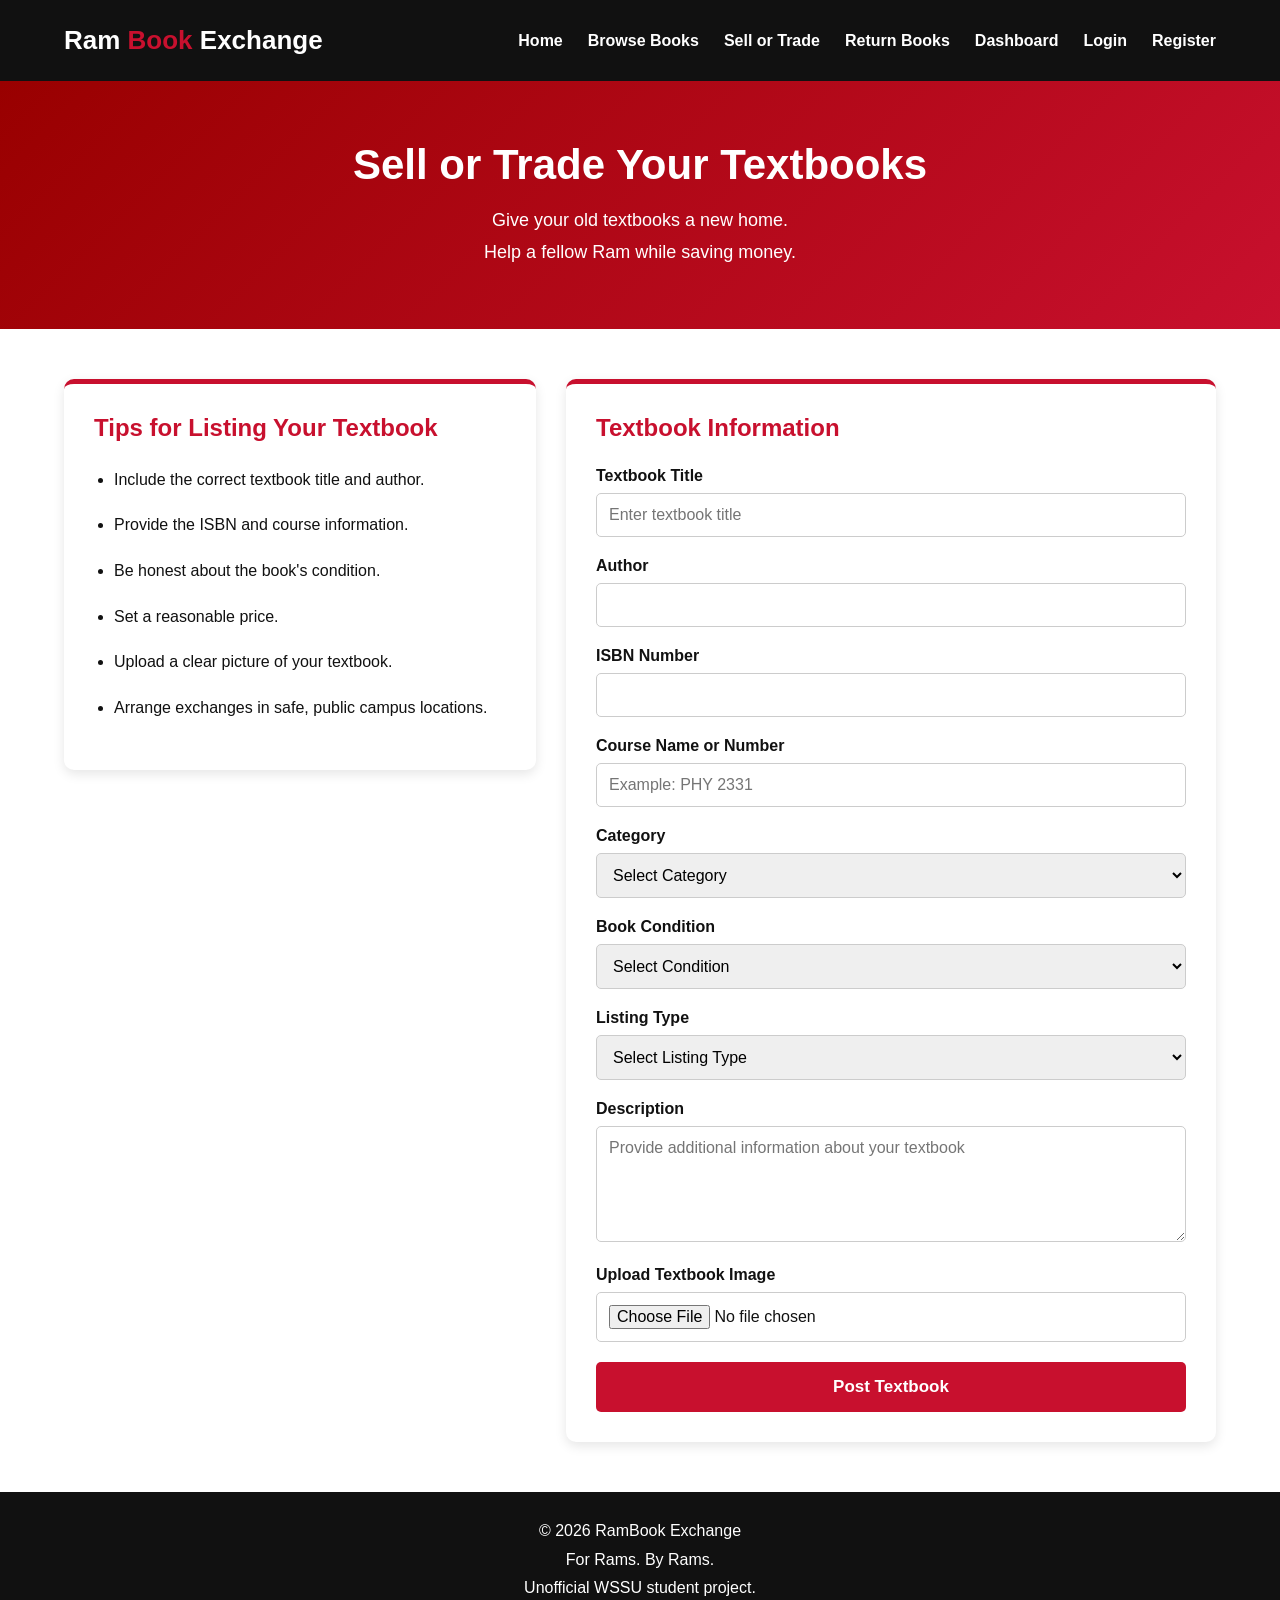
<file: templates/add_book.html>
<!DOCTYPE html>
<html lang="en">
<head>
    <meta charset="UTF-8">
     <meta name="viewport" content="width=device-width, initial-scale=1.0">
    <title>List a Textbook | RamBook Exchange</title>
    <link rel="stylesheet" href="../static/style.css">
</head>
<body>

<header>
    <div class="logo">Ram <span> Book</span> Exchange</div>

    <nav>
        <a href="index.html">Home</a>
        <a href="marketplace.html">Browse Books</a>
        <a href="add_book.html">Sell or Trade</a>
        <a href="return_books.html">Return Books</a>
        <a href="dashboard.html">Dashboard</a>
        <a href="login.html">Login</a>
        <a href="register.html">Register</a>
    </nav>
</header>

<section class="listing-hero">
    <h1>Sell or Trade Your Textbooks</h1>
    <p>Give your old textbooks a new home.</p>
    <p>Help a fellow Ram while saving money.</p>
</section>

<section class="listing-container">

    <div class="listing-tips">
        <h2>Tips for Listing Your Textbook</h2>

        <ul>
            <li>Include the correct textbook title and author.</li>
            <li>Provide the ISBN and course information.</li>
            <li>Be honest about the book's condition.</li>
            <li>Set a reasonable price.</li>
            <li>Upload a clear picture of your textbook.</li>
            <li>Arrange exchanges in safe, public campus locations.</li>
        </ul>
    </div>

    <div class="listing-form">

        <h2>Textbook Information</h2>

        <form id="listingForm" enctype="multipart/form-data">

            <label for="title">Textbook Title</label>
            <input type="text" id="title" name="title"
                   placeholder="Enter textbook title" required>

            <label for="author">Author</label>
            <input type="text" id="author" name="author" required>

            <label for="isbn">ISBN Number</label>
            <input type="text" id="isbn" name="isbn" required>

            <label for="course">Course Name or Number</label>
            <input type="text" id="course" name="course"
                   placeholder="Example: PHY 2331" required>

            <label for="category">Category</label>
            <select id="category" name="category" required>
                <option value="">Select Category</option>
                <option value="science">Science</option>
                <option value="business">Business</option>
                <option value="technology">Technology</option>
                <option value="mathematics">Mathematics</option>
                <option value="other">Other</option>
            </select>

            <label for="condition">Book Condition</label>
            <select id="condition" name="condition" required>
                <option value="">Select Condition</option>
                <option>Like New</option>
                <option>Good</option>
                <option>Fair</option>
                <option>Damaged</option>
            </select>

            <label for="listingType">Listing Type</label>
            <select id="listingType" name="listingType" required>
                <option value="">Select Listing Type</option>
                <option value="sell">Sell</option>
                <option value="trade">Trade</option>
                <option value="free">Give Away</option>
            </select>

            <div id="priceContainer">
                <label for="price">Price ($)</label>
                <input type="number" id="price" name="price"
                       min="0.01" step="0.01" placeholder="0.00">
            </div>

            <label for="description">Description</label>
            <textarea id="description" name="description" rows="5"
                      placeholder="Provide additional information about your textbook"></textarea>

            <label for="bookImage">Upload Textbook Image</label>
            <input type="file" id="bookImage" name="bookImage"
                   accept="image/*">

            <img id="imagePreview" alt="Textbook preview" hidden>

            <button type="submit" class="listing-btn">
                Post Textbook
            </button>

        </form>

        <div id="listingConfirmation" hidden>
            <h3>Textbook Form Completed!</h3>
            <p>Your sample listing was created.</p>
            <p>Listings will be saved once the backend is connected.</p>

            <a href="marketplace.html">Browse Textbooks</a>
        </div>

    </div>

</section>

<footer>
    <p>&copy; 2026 RamBook Exchange</p>
    <p>For Rams. By Rams.</p>
    <p>Unofficial WSSU student project.</p>
</footer>

<script>
    const listingType = document.getElementById("listingType");
    const priceContainer = document.getElementById("priceContainer");
    const price = document.getElementById("price");

    listingType.addEventListener("change", function() {
        if (this.value === "sell") {
            priceContainer.hidden = false;
            price.required = true;
        } else {
            priceContainer.hidden = true;
            price.required = false;
            price.value = "";
        }
    });

    listingType.dispatchEvent(new Event("change"));

    const bookImage = document.getElementById("bookImage");
    const imagePreview = document.getElementById("imagePreview");

    bookImage.addEventListener("change", function() {
        const file = this.files[0];

        if (file && file.type.startsWith("image/")) {
            const reader = new FileReader();

            reader.onload = function(event) {
                imagePreview.src = event.target.result;
                imagePreview.hidden = false;
            };

            reader.readAsDataURL(file);
        } else {
            imagePreview.hidden = true;
            imagePreview.removeAttribute("src");
        }
    });

    document.getElementById("listingForm").addEventListener("submit", function(event) {
        event.preventDefault();

        document.getElementById("listingConfirmation").hidden = false;

        this.reset();
        imagePreview.hidden = true;
        imagePreview.removeAttribute("src");

        listingType.dispatchEvent(new Event("change"));
    });
</script>

</body>
</html>
</file>
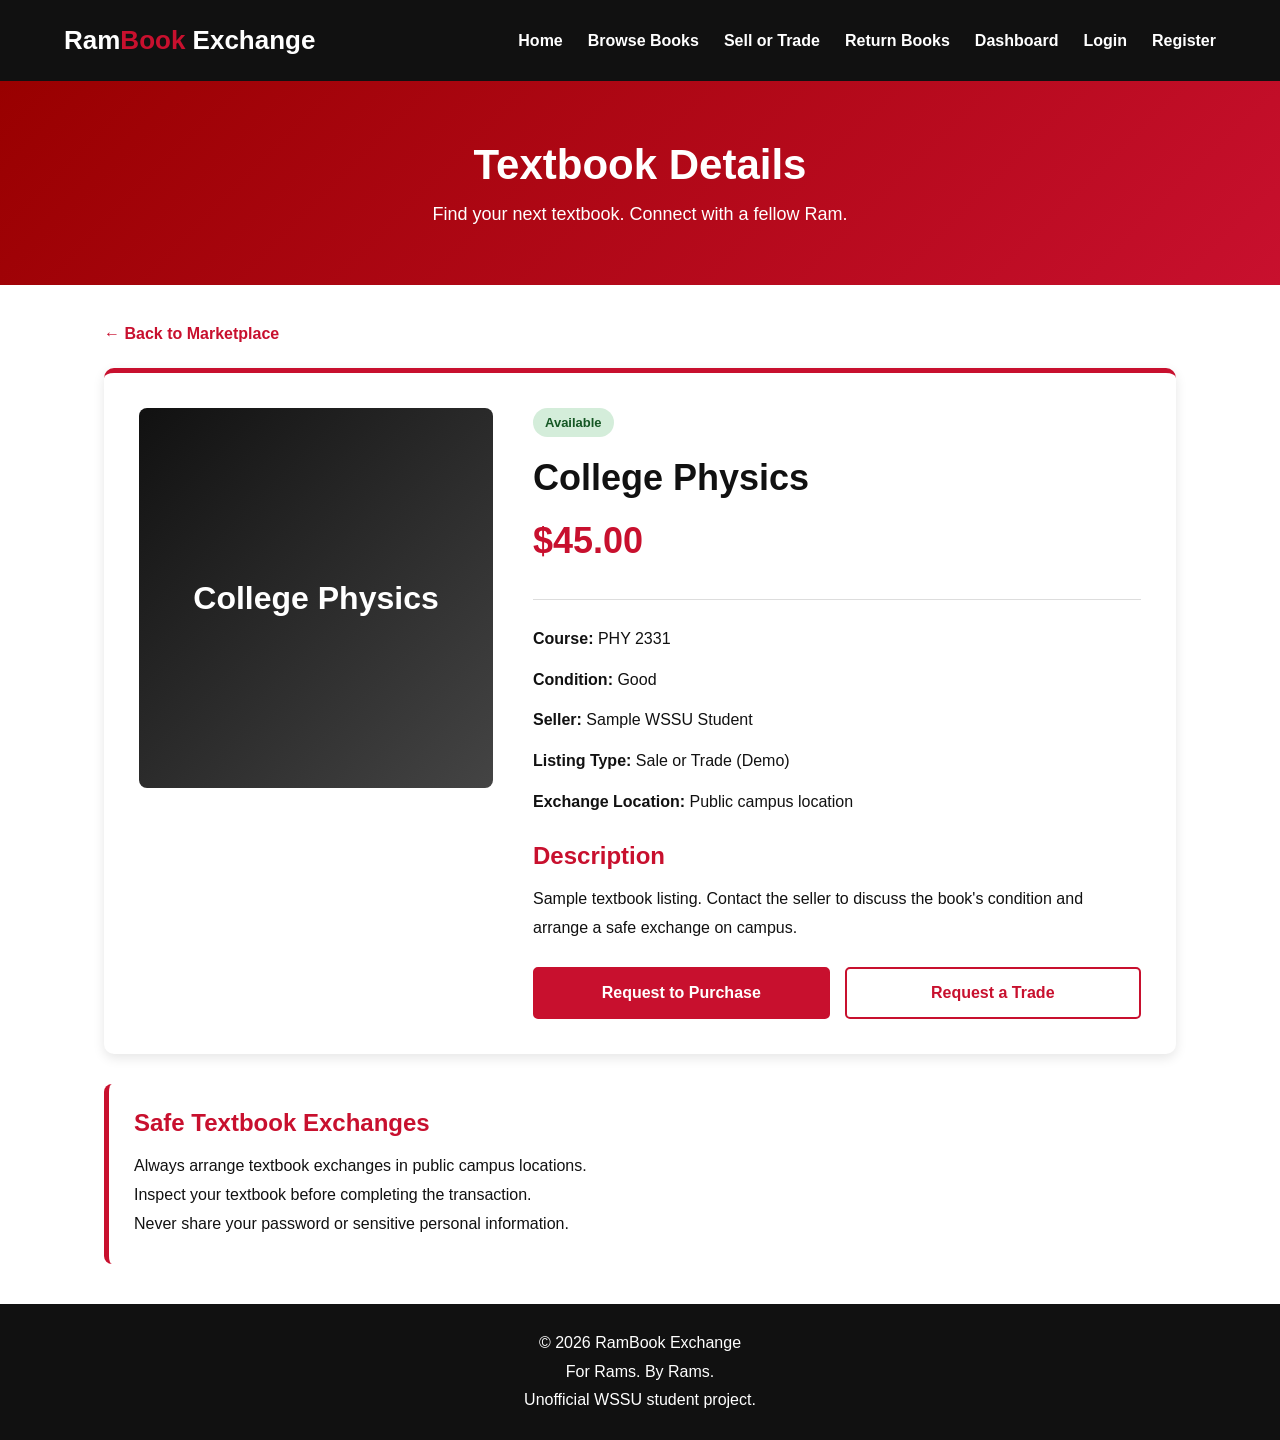
<file: templates/book_details.html>
<!DOCTYPE html>
<html lang="en">
<head>
    <meta charset="UTF-8">
    <meta name="viewport" content="width=device-width, initial-scale=1.0">
    <title>Book Details | RamBook Exchange</title>
    <link rel="stylesheet" href="../static/style.css">
</head>
<body>

<header>
    <div class="logo">Ram<span>Book</span> Exchange</div>

    <nav>
        <a href="index.html">Home</a>
        <a href="marketplace.html">Browse Books</a>
        <a href="add_book.html">Sell or Trade</a>
        <a href="return_books.html">Return Books</a>
        <a href="dashboard.html">Dashboard</a>
        <a href="login.html">Login</a>
        <a href="register.html">Register</a>
    </nav>
</header>

<section class="details-hero">
    <h1>Textbook Details</h1>
    <p>Find your next textbook. Connect with a fellow Ram.</p>
</section>

<main class="details-container">

    <a href="marketplace.html" class="back-link">
        &larr; Back to Marketplace
    </a>

    <div class="details-card">

        <div class="details-image" id="bookCover">
            College Physics
        </div>

        <div class="details-info">

            <span class="status-active">Available</span>

            <h1 id="bookTitle">College Physics</h1>

            <p class="details-price" id="bookPrice">$45.00</p>

            <hr>

            <p><strong>Course:</strong> <span id="bookCourse">PHY 2331</span></p>

            <p><strong>Condition:</strong> <span id="bookCondition">Good</span></p>

            <p><strong>Seller:</strong> Sample WSSU Student</p>

            <p><strong>Listing Type:</strong> Sale or Trade (Demo)</p>

            <p><strong>Exchange Location:</strong> Public campus location</p>

            <h2>Description</h2>

            <p>
                Sample textbook listing. Contact the seller
                to discuss the book's condition and arrange
                a safe exchange on campus.
            </p>

            <div class="details-buttons">

                <button class="purchase-btn" id="purchaseBtn">
                    Request to Purchase
                </button>

                <button class="trade-btn" id="tradeBtn">
                    Request a Trade
                </button>

            </div>

            <div id="requestConfirmation" role="status" hidden></div>

        </div>

    </div>

    <section class="exchange-safety">

        <h2>Safe Textbook Exchanges</h2>

        <p>Always arrange textbook exchanges in public campus locations.</p>

        <p>Inspect your textbook before completing the transaction.</p>

        <p>Never share your password or sensitive personal information.</p>

    </section>

</main>

<footer>
    <p>&copy; 2026 RamBook Exchange</p>
    <p>For Rams. By Rams.</p>
    <p>Unofficial WSSU student project.</p>
</footer>

<script>
    const params = new URLSearchParams(window.location.search);

    const title = params.get("title") || "College Physics";
    const price = params.get("price") || "$45.00";
    const course = params.get("course") || "PHY 2331";
    const condition = params.get("condition") || "Good";

    document.getElementById("bookTitle").textContent = title;
    document.getElementById("bookCover").textContent = title;
    document.getElementById("bookPrice").textContent = price;
    document.getElementById("bookCourse").textContent = course;
    document.getElementById("bookCondition").textContent = condition;

    function requestBook(type) {
        const confirmation =
            document.getElementById("requestConfirmation");

        confirmation.hidden = false;

        confirmation.textContent =
            type + " request selected for " + title +
            ". Demo only. No request has been sent.";
    }

    document.getElementById("purchaseBtn")
        .addEventListener("click", function() {
            requestBook("Purchase");
        });

    document.getElementById("tradeBtn")
        .addEventListener("click", function() {
            requestBook("Trade");
        });
</script>

</body>
</html>
</file>
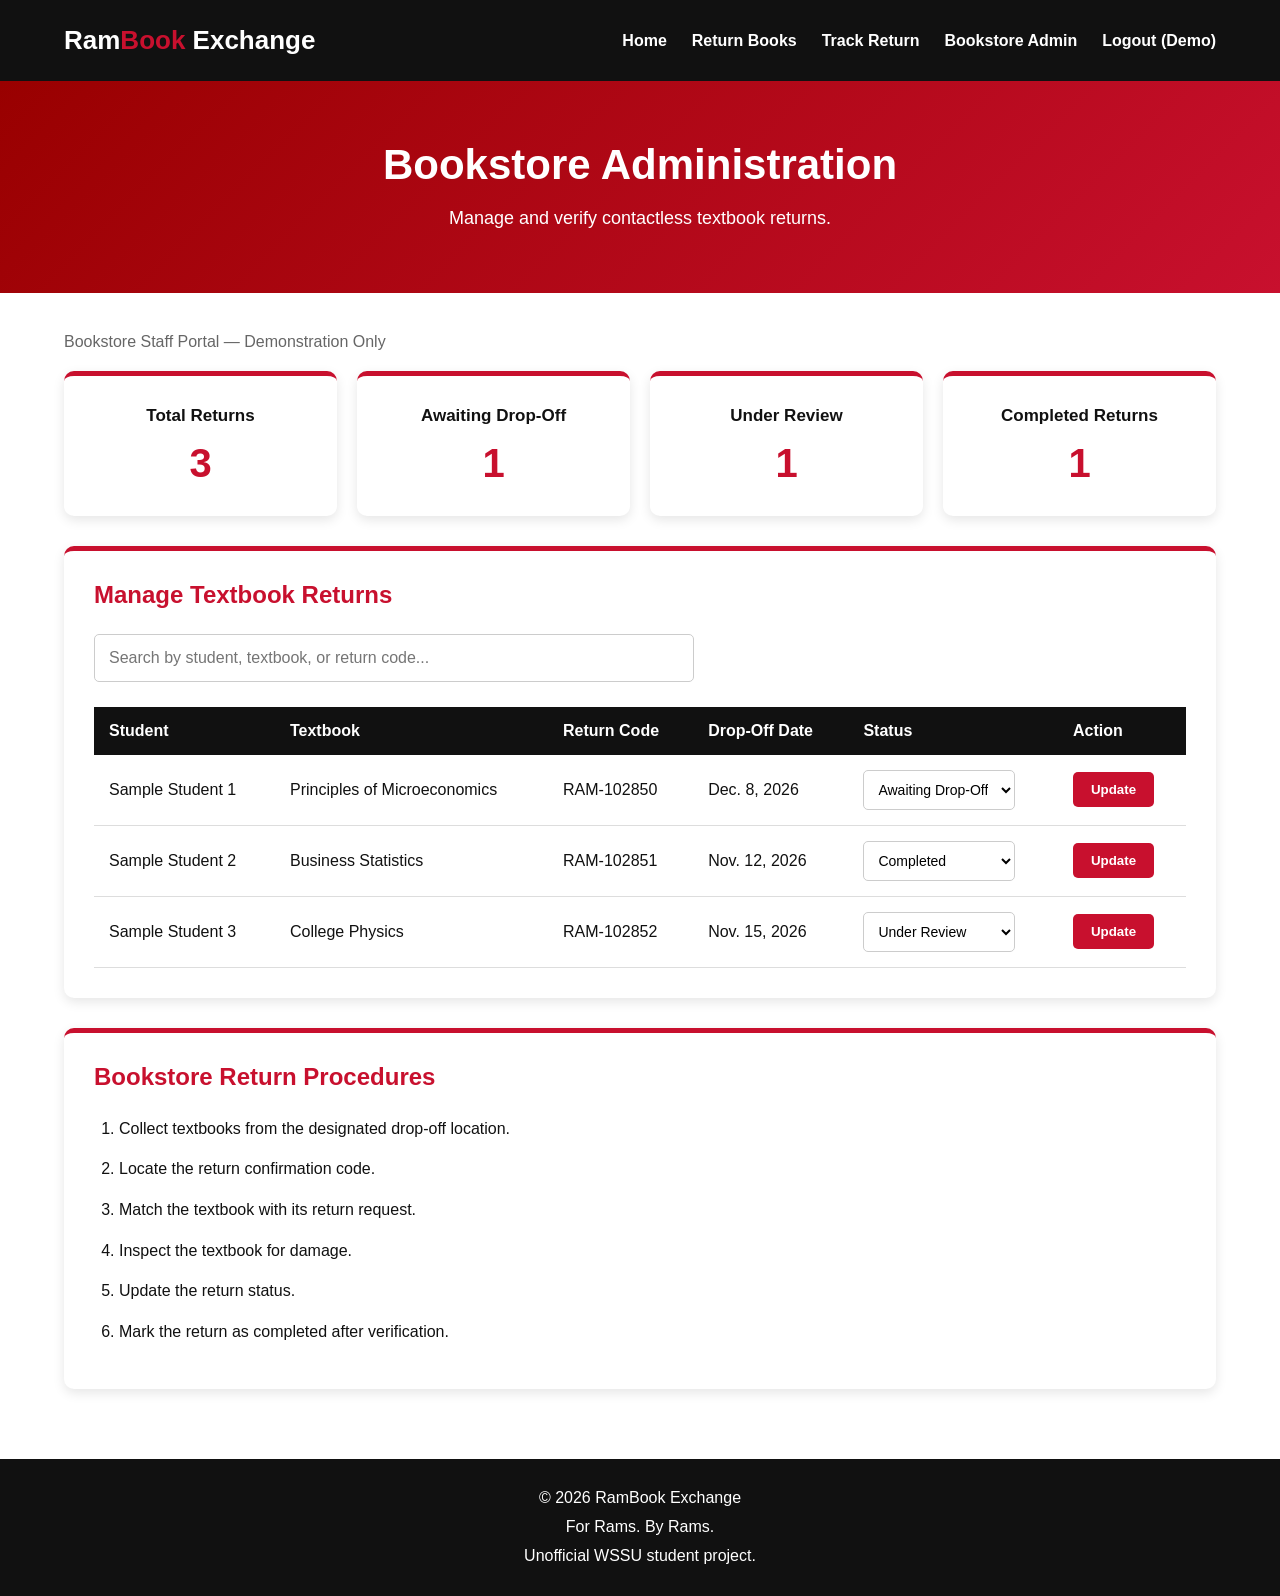
<file: templates/bookstore_admin.html>
<!DOCTYPE html>
<html lang="en">
<head>
    <meta charset="UTF-8">
    <meta name="viewport" content="width=device-width, initial-scale=1.0">
    <title>Bookstore Admin | RamBook Exchange</title>
    <link rel="stylesheet" href="../static/style.css">
</head>
<body>

<header>
    <div class="logo">Ram<span>Book</span> Exchange</div>

    <nav>
        <a href="index.html">Home</a>
        <a href="return_books.html">Return Books</a>
        <a href="return_status.html">Track Return</a>
        <a href="bookstore_admin.html">Bookstore Admin</a>
        <a href="login.html">Logout (Demo)</a>
    </nav>
</header>

<section class="dashboard-hero">
    <h1>Bookstore Administration</h1>
    <p>Manage and verify contactless textbook returns.</p>
</section>

<main class="dashboard-container">

    <p class="dashboard-note">
        Bookstore Staff Portal — Demonstration Only
    </p>

    <div class="dashboard-stats">

        <div class="stat-card">
            <h3>Total Returns</h3>
            <h2 id="totalReturns">3</h2>
        </div>

        <div class="stat-card">
            <h3>Awaiting Drop-Off</h3>
            <h2 id="pendingReturns">1</h2>
        </div>

        <div class="stat-card">
            <h3>Under Review</h3>
            <h2 id="reviewReturns">1</h2>
        </div>

        <div class="stat-card">
            <h3>Completed Returns</h3>
            <h2 id="completedReturns">1</h2>
        </div>

    </div>

    <section class="dashboard-panel">

        <h2>Manage Textbook Returns</h2>

        <div class="admin-search">
            <input type="text" id="adminSearch"
                   placeholder="Search by student, textbook, or return code...">
        </div>

        <div class="table-container">

            <table class="dashboard-table">

                <thead>
                    <tr>
                        <th>Student</th>
                        <th>Textbook</th>
                        <th>Return Code</th>
                        <th>Drop-Off Date</th>
                        <th>Status</th>
                        <th>Action</th>
                    </tr>
                </thead>

                <tbody id="returnsTable">

                    <tr>
                        <td>Sample Student 1</td>
                        <td>Principles of Microeconomics</td>
                        <td>RAM-102850</td>
                        <td>Dec. 8, 2026</td>
                        <td>
                            <select class="return-status-select">
                                <option selected>Awaiting Drop-Off</option>
                                <option>Received</option>
                                <option>Under Review</option>
                                <option>Completed</option>
                                <option>Issue Found</option>
                            </select>
                        </td>
                        <td>
                            <button class="update-btn">Update</button>
                        </td>
                    </tr>

                    <tr>
                        <td>Sample Student 2</td>
                        <td>Business Statistics</td>
                        <td>RAM-102851</td>
                        <td>Nov. 12, 2026</td>
                        <td>
                            <select class="return-status-select">
                                <option>Awaiting Drop-Off</option>
                                <option>Received</option>
                                <option>Under Review</option>
                                <option selected>Completed</option>
                                <option>Issue Found</option>
                            </select>
                        </td>
                        <td>
                            <button class="update-btn">Update</button>
                        </td>
                    </tr>

                    <tr>
                        <td>Sample Student 3</td>
                        <td>College Physics</td>
                        <td>RAM-102852</td>
                        <td>Nov. 15, 2026</td>
                        <td>
                            <select class="return-status-select">
                                <option>Awaiting Drop-Off</option>
                                <option>Received</option>
                                <option selected>Under Review</option>
                                <option>Completed</option>
                                <option>Issue Found</option>
                            </select>
                        </td>
                        <td>
                            <button class="update-btn">Update</button>
                        </td>
                    </tr>

                </tbody>

            </table>

        </div>

        <p id="adminMessage" role="status" hidden></p>

    </section>

    <section class="dashboard-panel">

        <h2>Bookstore Return Procedures</h2>

        <ol class="admin-procedures">
            <li>Collect textbooks from the designated drop-off location.</li>
            <li>Locate the return confirmation code.</li>
            <li>Match the textbook with its return request.</li>
            <li>Inspect the textbook for damage.</li>
            <li>Update the return status.</li>
            <li>Mark the return as completed after verification.</li>
        </ol>

    </section>

</main>

<footer>
    <p>&copy; 2026 RamBook Exchange</p>
    <p>For Rams. By Rams.</p>
    <p>Unofficial WSSU student project.</p>
</footer>

<script>
    const rows = document.querySelectorAll("#returnsTable tr");

    rows.forEach(function(row) {
        row.dataset.status =
            row.querySelector("select").value;
    });

    function updateStats() {

        let pending = 0;
        let review = 0;
        let completed = 0;

        rows.forEach(function(row) {

            const status = row.dataset.status;

            if (status === "Awaiting Drop-Off") {
                pending++;
            } else if (status === "Under Review") {
                review++;
            } else if (status === "Completed") {
                completed++;
            }

        });

        document.getElementById("totalReturns").textContent =
            rows.length;

        document.getElementById("pendingReturns").textContent =
            pending;

        document.getElementById("reviewReturns").textContent =
            review;

        document.getElementById("completedReturns").textContent =
            completed;
    }

    document.querySelectorAll(".update-btn")
        .forEach(function(button) {

            button.addEventListener("click", function() {

                const row = this.closest("tr");
                const status = row.querySelector("select").value;
                const code = row.cells[2].textContent;

                row.dataset.status = status;

                const message =
                    document.getElementById("adminMessage");

                message.hidden = false;

                message.textContent =
                    code + " updated to " + status +
                    ". Demo only. Changes are not permanently saved.";

                updateStats();
            });
        });

    document.getElementById("adminSearch")
        .addEventListener("input", function() {

            const search = this.value.toLowerCase();

            rows.forEach(function(row) {
                row.style.display =
                    row.textContent.toLowerCase().includes(search)
                    ? "" : "none";
            });
        });
</script>

</body>
</html>
</file>
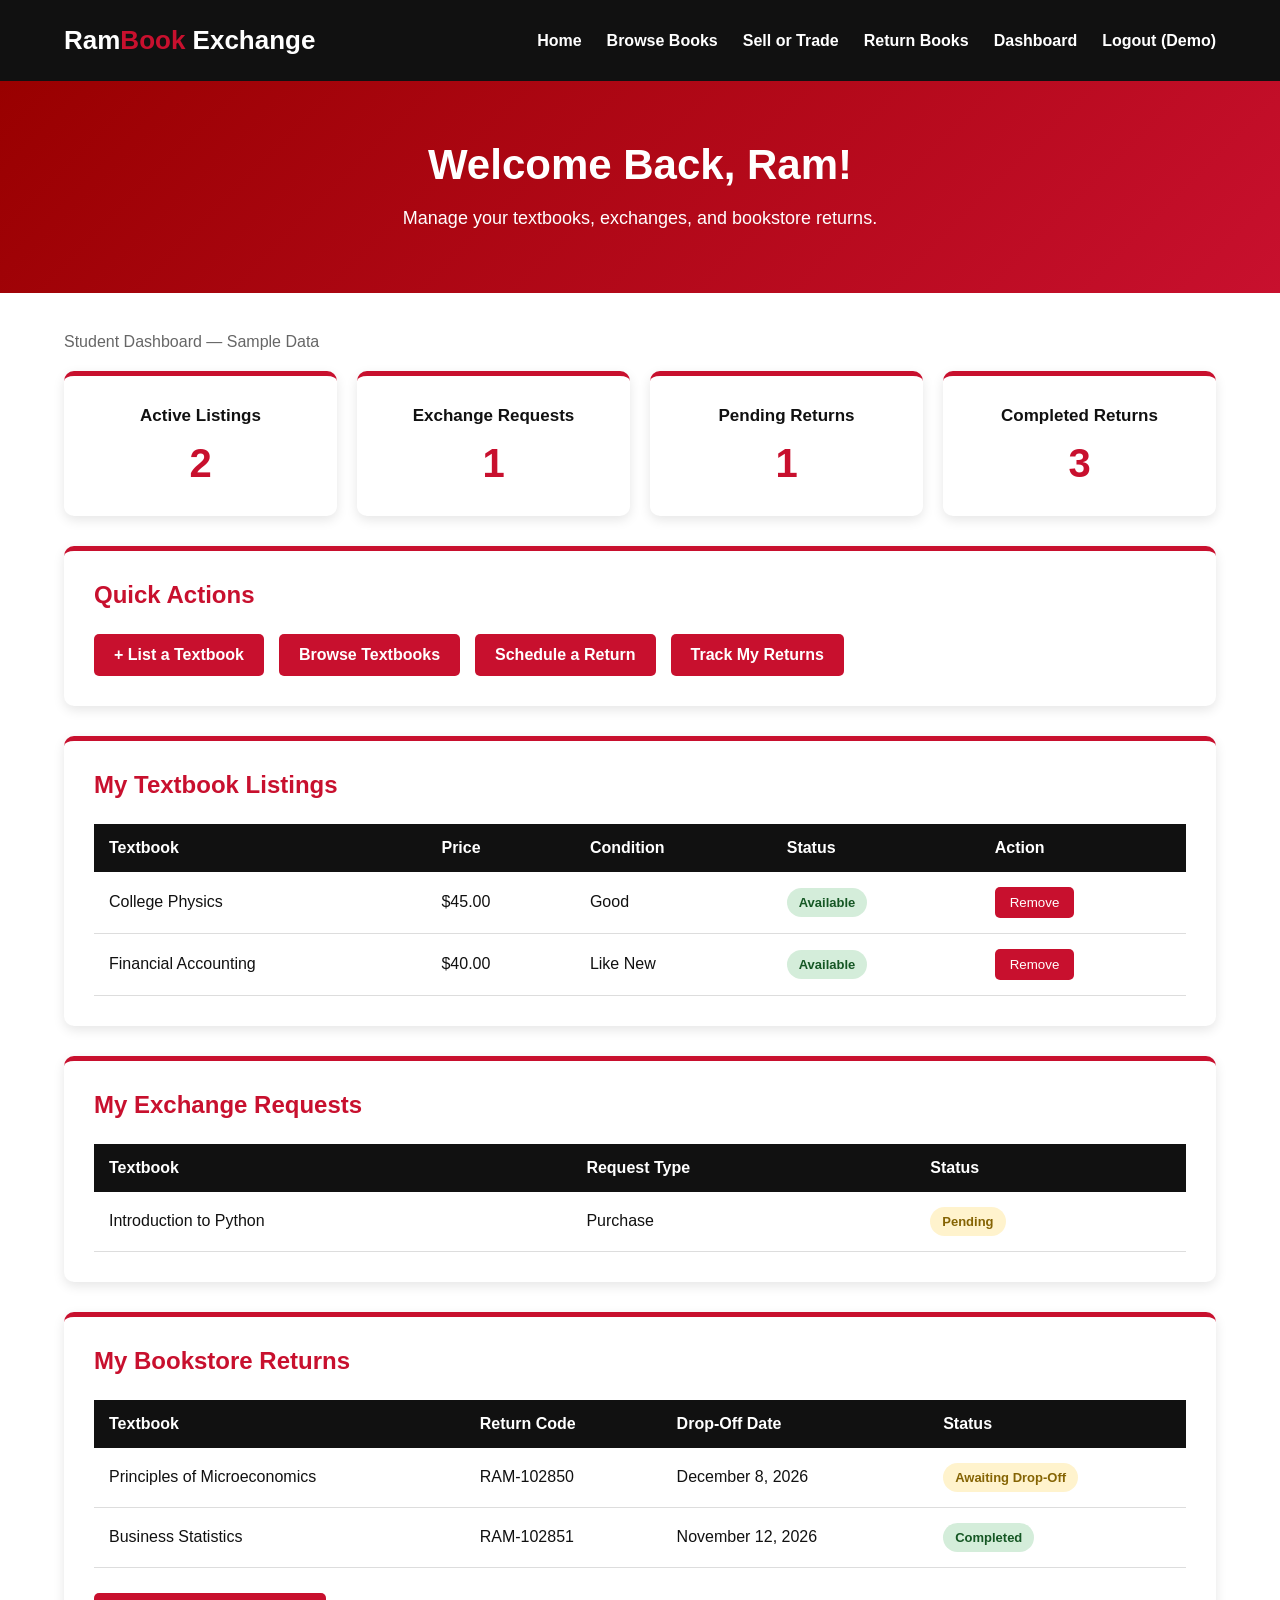
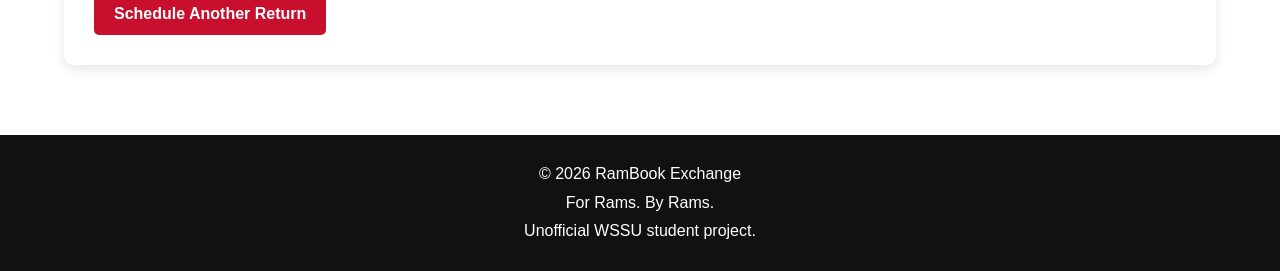
<file: templates/dashboard.html>
<!DOCTYPE html>
<html lang="en">
<head>
    <meta charset="UTF-8">
    <meta name="viewport" content="width=device-width, initial-scale=1.0">
    <title>Dashboard | RamBook Exchange</title>
    <link rel="stylesheet" href="../static/style.css">
</head>
<body>

<header>
    <div class="logo">Ram<span>Book</span> Exchange</div>

    <nav>
        <a href="index.html">Home</a>
        <a href="marketplace.html">Browse Books</a>
        <a href="add_book.html">Sell or Trade</a>
        <a href="return_books.html">Return Books</a>
        <a href="dashboard.html">Dashboard</a>
        <a href="login.html">Logout (Demo)</a>
    </nav>
</header>

<section class="dashboard-hero">
    <h1>Welcome Back, Ram!</h1>
    <p>Manage your textbooks, exchanges, and bookstore returns.</p>
</section>

<main class="dashboard-container">

    <p class="dashboard-note">Student Dashboard — Sample Data</p>

    <div class="dashboard-stats">

        <div class="stat-card">
            <h3>Active Listings</h3>
            <h2 id="listingCount">2</h2>
        </div>

        <div class="stat-card">
            <h3>Exchange Requests</h3>
            <h2>1</h2>
        </div>

        <div class="stat-card">
            <h3>Pending Returns</h3>
            <h2>1</h2>
        </div>

        <div class="stat-card">
            <h3>Completed Returns</h3>
            <h2>3</h2>
        </div>

    </div>

    <section class="dashboard-panel">

        <h2>Quick Actions</h2>

        <div class="dashboard-actions">
            <a href="add_book.html">+ List a Textbook</a>
            <a href="marketplace.html">Browse Textbooks</a>
            <a href="return_books.html">Schedule a Return</a>
            <a href="return_status.html">Track My Returns</a>
        </div>

    </section>

    <section class="dashboard-panel">

        <h2>My Textbook Listings</h2>

        <div class="table-container">
            <table class="dashboard-table">
                <thead>
                    <tr>
                        <th>Textbook</th>
                        <th>Price</th>
                        <th>Condition</th>
                        <th>Status</th>
                        <th>Action</th>
                    </tr>
                </thead>

                <tbody id="listingTable">
                    <tr>
                        <td>College Physics</td>
                        <td>$45.00</td>
                        <td>Good</td>
                        <td>
                            <span class="status-active">Available</span>
                        </td>
                        <td>
                            <button class="delete-btn">Remove</button>
                        </td>
                    </tr>

                    <tr>
                        <td>Financial Accounting</td>
                        <td>$40.00</td>
                        <td>Like New</td>
                        <td>
                            <span class="status-active">Available</span>
                        </td>
                        <td>
                            <button class="delete-btn">Remove</button>
                        </td>
                    </tr>
                </tbody>
            </table>
        </div>

    </section>

    <section class="dashboard-panel">

        <h2>My Exchange Requests</h2>

        <div class="table-container">
            <table class="dashboard-table">
                <thead>
                    <tr>
                        <th>Textbook</th>
                        <th>Request Type</th>
                        <th>Status</th>
                    </tr>
                </thead>

                <tbody>
                    <tr>
                        <td>Introduction to Python</td>
                        <td>Purchase</td>
                        <td>
                            <span class="status-pending">Pending</span>
                        </td>
                    </tr>
                </tbody>
            </table>
        </div>

    </section>

    <section class="dashboard-panel">

        <h2>My Bookstore Returns</h2>

        <div class="table-container">
            <table class="dashboard-table">
                <thead>
                    <tr>
                        <th>Textbook</th>
                        <th>Return Code</th>
                        <th>Drop-Off Date</th>
                        <th>Status</th>
                    </tr>
                </thead>

                <tbody>
                    <tr>
                        <td>Principles of Microeconomics</td>
                        <td>RAM-102850</td>
                        <td>December 8, 2026</td>
                        <td>
                            <span class="status-pending">
                                Awaiting Drop-Off
                            </span>
                        </td>
                    </tr>

                    <tr>
                        <td>Business Statistics</td>
                        <td>RAM-102851</td>
                        <td>November 12, 2026</td>
                        <td>
                            <span class="status-active">
                                Completed
                            </span>
                        </td>
                    </tr>
                </tbody>
            </table>
        </div>

        <a href="return_books.html" class="dashboard-link">
            Schedule Another Return
        </a>

    </section>

</main>

<footer>
    <p>&copy; 2026 RamBook Exchange</p>
    <p>For Rams. By Rams.</p>
    <p>Unofficial WSSU student project.</p>
</footer>

<script>
    document.querySelectorAll(".delete-btn").forEach(function(button) {
        button.addEventListener("click", function() {

            const confirmed = confirm(
                "Are you sure you want to remove this sample listing?"
            );

            if (confirmed) {
                this.closest("tr").remove();

                const remaining = document.querySelectorAll(
                    "#listingTable tr"
                ).length;

                document.getElementById("listingCount").textContent =
                    remaining;
            }
        });
    });
</script>

</body>
</html>
</file>
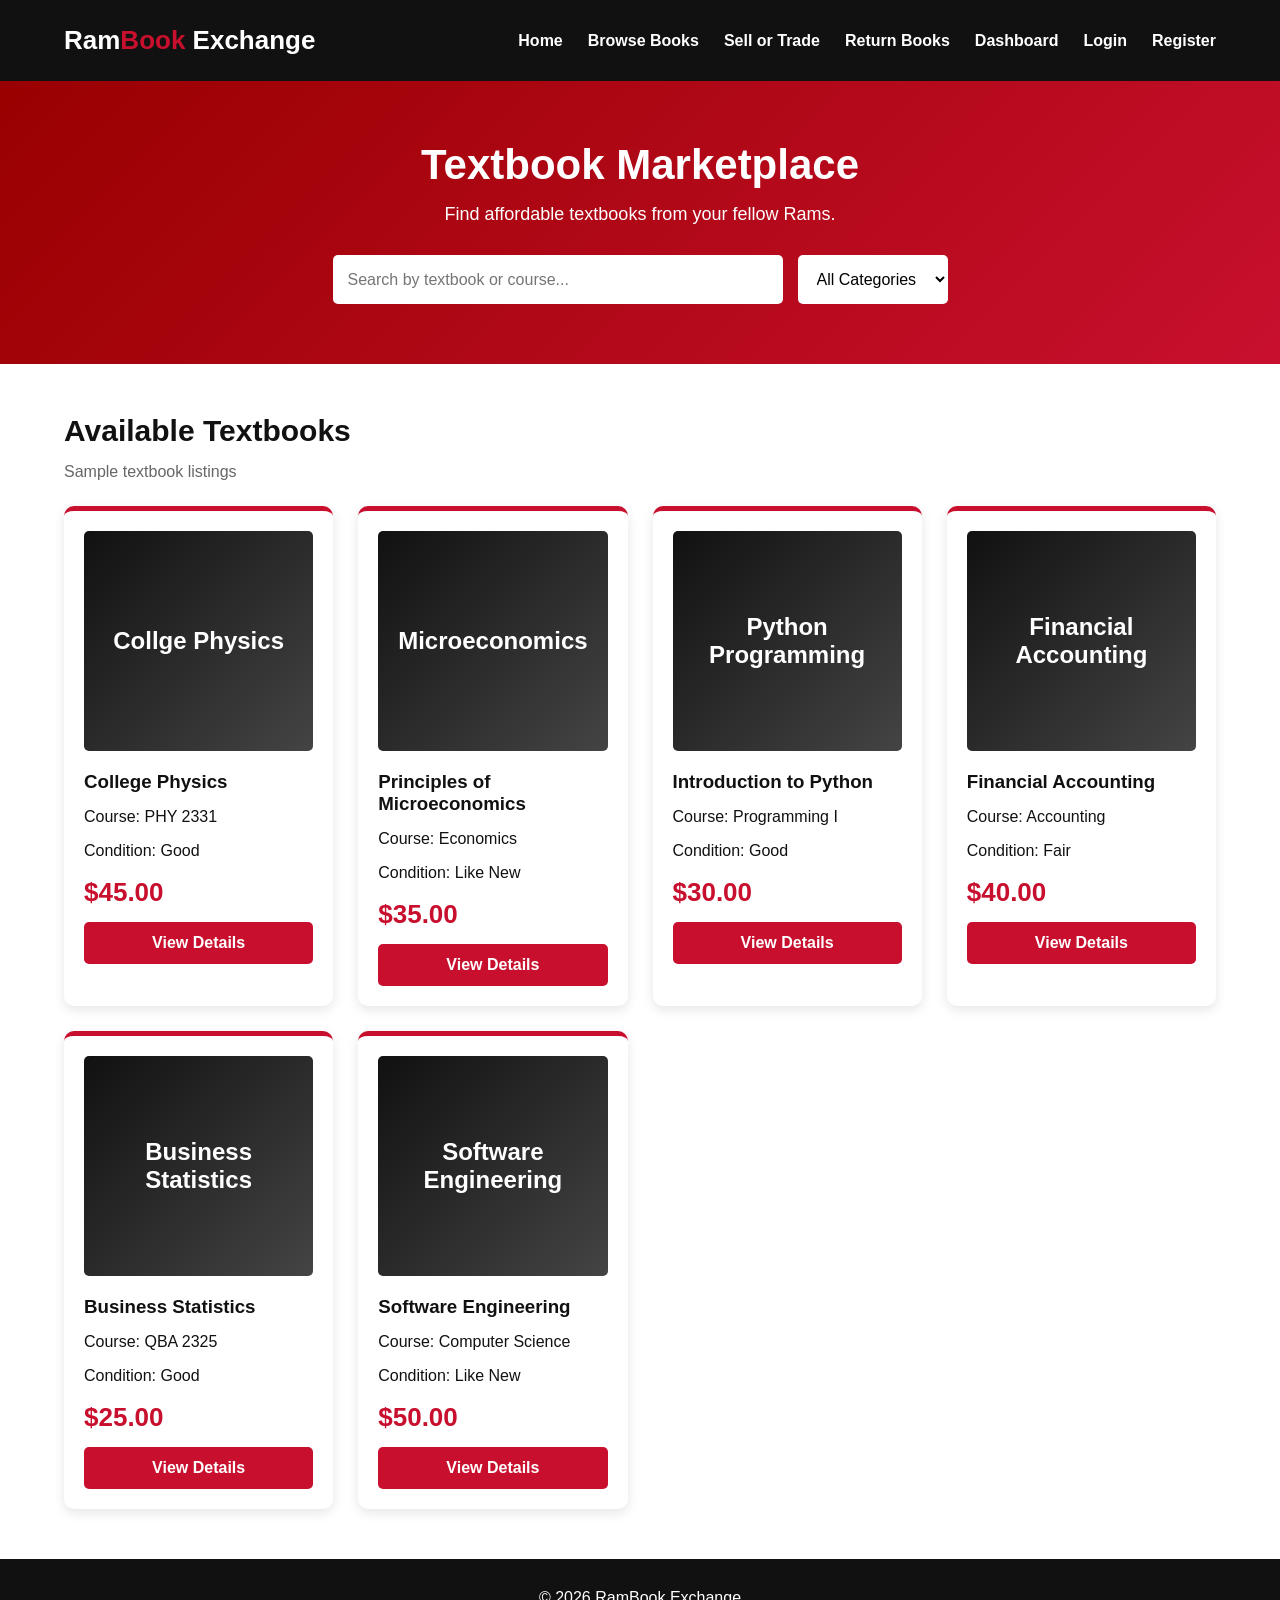
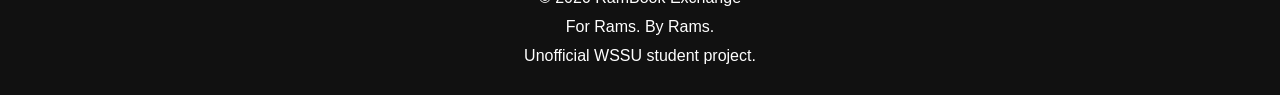
<file: templates/marketplace.html>
<!DOCTYPE html>
<html lang="en">
<head>
    <meta charset="UTF-8">
    <meta name="viewport" content="width=device-width, initial-scale=1.0">
    <title>Marketplace | RamBook Exchange</title>
    <link rel="stylesheet" href="../static/style.css">
</head>
<body>

<header>
    <div class="logo">Ram<span>Book</span> Exchange</div>

    <nav>
        <a href="index.html">Home</a>
        <a href="marketplace.html">Browse Books</a>
        <a href="add_book.html">Sell or Trade</a>
        <a href="return_books.html">Return Books</a>
        <a href="dashboard.html">Dashboard</a>
        <a href="login.html">Login</a>
        <a href="register.html">Register</a>
    </nav>
</header>

<section class="marketplace-hero">
    <h1>Textbook Marketplace</h1>
    <p>Find affordable textbooks from your fellow Rams.</p>

    <div class="search-container">
        <input type="text" id="searchInput"
               placeholder="Search by textbook or course...">

        <select id="categoryFilter">
            <option value="all">All Categories</option>
            <option value="science">Science</option>
            <option value="business">Business</option>
            <option value="technology">Technology</option>
            <option value="mathematics">Mathematics</option>
        </select>
    </div>
</section>

<section class="marketplace-section">

    <h2>Available Textbooks</h2>
    <p class="marketplace-note">Sample textbook listings</p>

    <div class="book-grid">

        <div class="book-card" data-category="science">
            <div class="book-cover"> Collge Physics</div>
            <h3>College Physics</h3>
            <p>Course: PHY 2331</p>
            <p>Condition: Good</p>
            <p class="book-price">$45.00</p>
            <button class="book-btn">Request Book</button>
        </div>
         <div class="book-card" data-category="business">
            <div class="book-cover">Microeconomics</div>
            <h3>Principles of Microeconomics</h3>
            <p>Course: Economics</p>
            <p>Condition: Like New</p>
            <p class="book-price">$35.00</p>
            <button class="book-btn">Request Book</button>
        </div>

        <div class="book-card" data-category="technology">
            <div class="book-cover">Python Programming</div>
            <h3>Introduction to Python</h3>
            <p>Course: Programming I</p>
            <p>Condition: Good</p>
            <p class="book-price">$30.00</p>
            <button class="book-btn">Request Book</button>
        </div>

        <div class="book-card" data-category="business">
            <div class="book-cover">Financial Accounting</div>
            <h3>Financial Accounting</h3>
            <p>Course: Accounting</p>
            <p>Condition: Fair</p>
            <p class="book-price">$40.00</p>
            <button class="book-btn">Request Book</button>
        </div>

        <div class="book-card" data-category="mathematics">
            <div class="book-cover">Business Statistics</div>
            <h3>Business Statistics</h3>
            <p>Course: QBA 2325</p>
            <p>Condition: Good</p>
            <p class="book-price">$25.00</p>
            <button class="book-btn">Request Book</button>
        </div>

        <div class="book-card" data-category="technology">
            <div class="book-cover">Software Engineering</div>
            <h3>Software Engineering</h3>
            <p>Course: Computer Science</p>
            <p>Condition: Like New</p>
            <p class="book-price">$50.00</p>
            <button class="book-btn">Request Book</button>
        </div>
    </div>

    <p id="noResults" hidden>No matching textbooks found.</p>
</section>

<footer>
    <p>&copy; 2026 RamBook Exchange</p>
    <p>For Rams. By Rams.</p>
    <p>Unofficial WSSU student project.</p>
</footer>

<script>
    const searchInput= document.getElementById("searchInput");
    const categoryFilter = document.getElementById("categoryFilter");
    const books = document.querySelectorAll(".book-card");

    function filterBooks(){
        const search = searchInput.value.toLowerCase();
        const category = categoryFilter.value;
        let visibleBooks = 0;

        books.forEach(function(book){
            const matchesSearch =
                book.textContent.toLowerCase().includes(search);

            const matchesCategory =
                category === "all" ||
                book.dataset.category === category;

            const visible = matchesSearch && matchesCategory;

            book.style.display = visible ? "" : "none";

            if(visible){
                visibleBooks++;
            }
        });

        document.getElementById("noResults").hidden =
            visibleBooks !== 0;
    }

    searchInput.addEventListener("input", filterBooks);
    categoryFilter.addEventListener("change", filterBooks);


document.querySelectorAll(".book-btn").forEach(function(button) {

    button.textContent = "View Details";

    button.addEventListener("click", function() {

        const book = this.closest(".book-card");

        const title = book.querySelector("h3").textContent;
        const price = book.querySelector(".book-price").textContent;

        const information = book.querySelectorAll("p");

        const course = information[0].textContent.replace("Course: ", "");
        const condition = information[1].textContent.replace("Condition: ", "");

        const params = new URLSearchParams({
            title: title,
            price: price,
            course: course,
            condition: condition
        });

        window.location.href = "book_details.html?" + params.toString();

    });
});

</script>


</body>
</html>
</file>
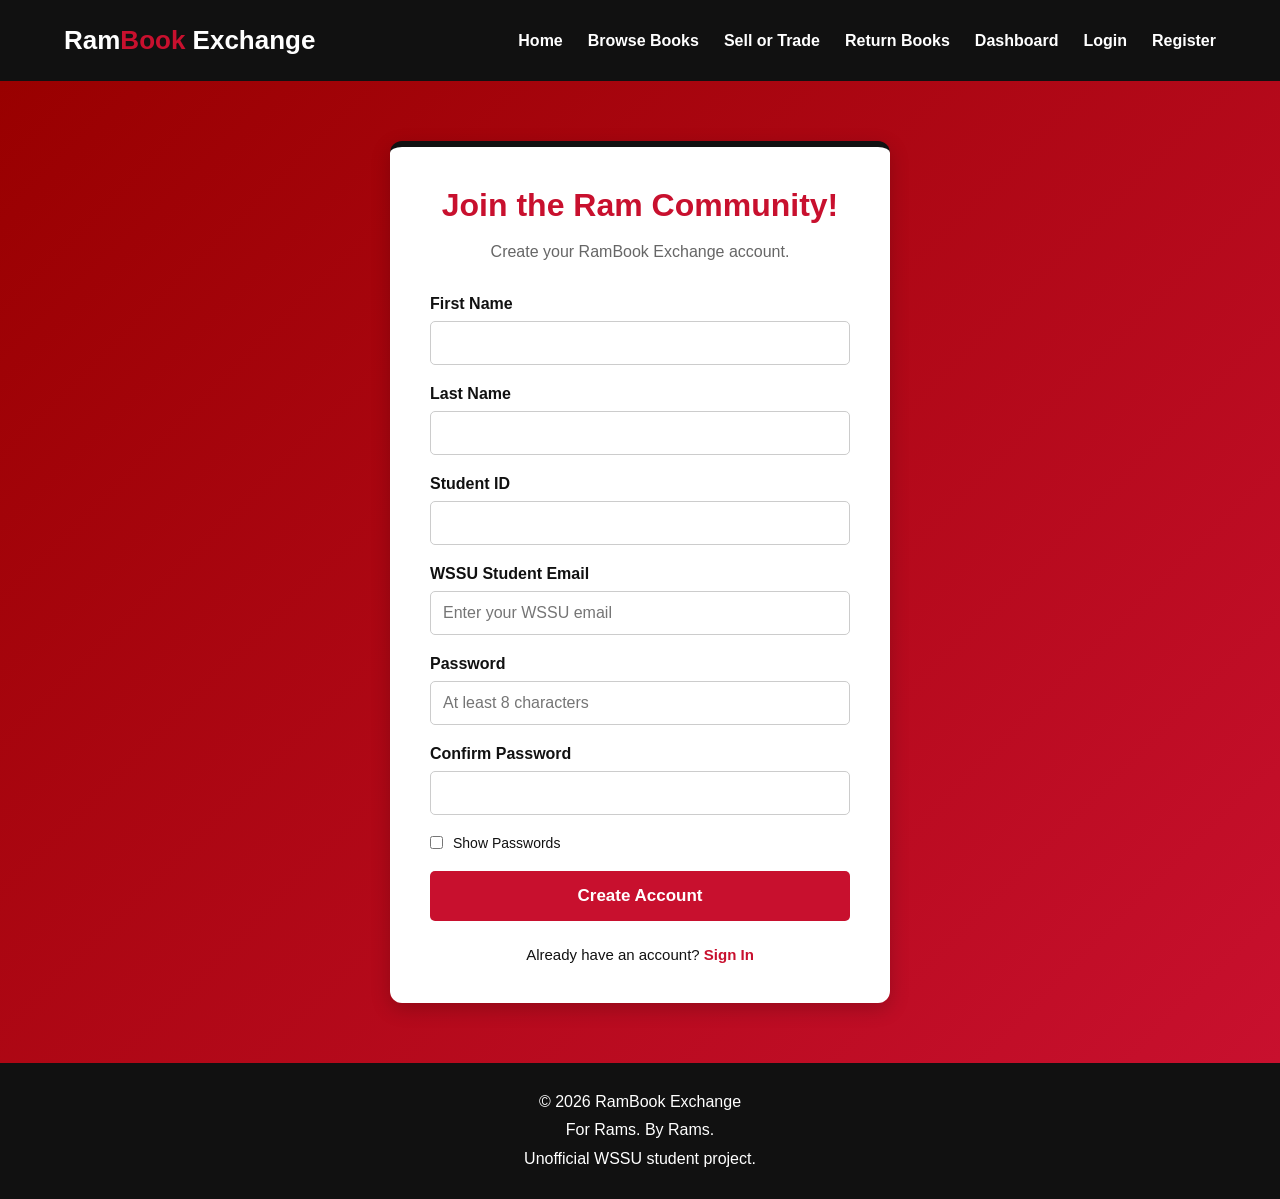
<file: templates/register.html>
<!DOCTYPE html>
<html lang="en">
<head>
    <meta charset="UTF-8">
    <meta name="viewport" content="width=device-width, initial-scale=1.0">
    <title>Register | RamBook Exchange</title>
    <link rel="stylesheet" href="../static/style.css">
</head>
<body>

<header>
    <div class="logo">Ram<span>Book</span> Exchange</div>

    <nav>
        <a href="index.html">Home</a>
        <a href="marketplace.html">Browse Books</a>
        <a href="add_book.html">Sell or Trade</a>
        <a href="return_books.html">Return Books</a>
        <a href="dashboard.html">Dashboard</a>
        <a href="login.html">Login</a>
        <a href="register.html">Register</a>
    </nav>
</header>

<section class="auth-section">

    <div class="auth-card">

        <h1>Join the Ram Community!</h1>
        <p class="auth-subtitle">
            Create your RamBook Exchange account.
        </p>

        <form id="registerForm" method="post">

            <label for="firstName">First Name</label>
            <input type="text" id="firstName"
                   name="firstName" required>

            <label for="lastName">Last Name</label>
            <input type="text" id="lastName"
                   name="lastName" required>

            <label for="studentID">Student ID</label>
            <input type="text" id="studentID"
                   name="studentID" required>

            <label for="email">WSSU Student Email</label>
            <input type="email" id="email" name="email"
                   placeholder="Enter your WSSU email" required>

            <label for="password">Password</label>
            <input type="password" id="password"
                   name="password" minlength="8"
                   autocomplete="new-password"
                   placeholder="At least 8 characters" required>

            <label for="confirmPassword">Confirm Password</label>
            <input type="password" id="confirmPassword"
                   name="confirmPassword"
                   autocomplete="new-password" required>

            <div class="show-password">
                <input type="checkbox" id="showPassword">
                <label for="showPassword">Show Passwords</label>
            </div>

            <button type="submit" class="auth-btn">
                Create Account
            </button>

        </form>

        <p id="registerMessage" class="auth-message"
           role="status" hidden></p>

        <p class="auth-link">
            Already have an account?
            <a href="login.html">Sign In</a>
        </p>

    </div>

</section>

<footer>
    <p>&copy; 2026 RamBook Exchange</p>
    <p>For Rams. By Rams.</p>
    <p>Unofficial WSSU student project.</p>
</footer>

<script>
    const password = document.getElementById("password");
    const confirmPassword = document.getElementById("confirmPassword");

    document.getElementById("showPassword")
        .addEventListener("change", function() {
            const type = this.checked ? "text" : "password";

            password.type = type;
            confirmPassword.type = type;
        });

    document.getElementById("registerForm")
        .addEventListener("submit", function(event) {
            event.preventDefault();

            const message = document.getElementById("registerMessage");

            message.hidden = false;

            if (password.value !== confirmPassword.value) {
                message.style.color = "#C8102E";
                message.textContent = "Passwords do not match!";
                return;
            }

            message.style.color = "green";
            message.textContent =
                "Registration form completed! Demo only. No account has been saved.";

            this.reset();

            password.type = "password";
            confirmPassword.type = "password";
        });
</script>

</body>
</html>
</file>
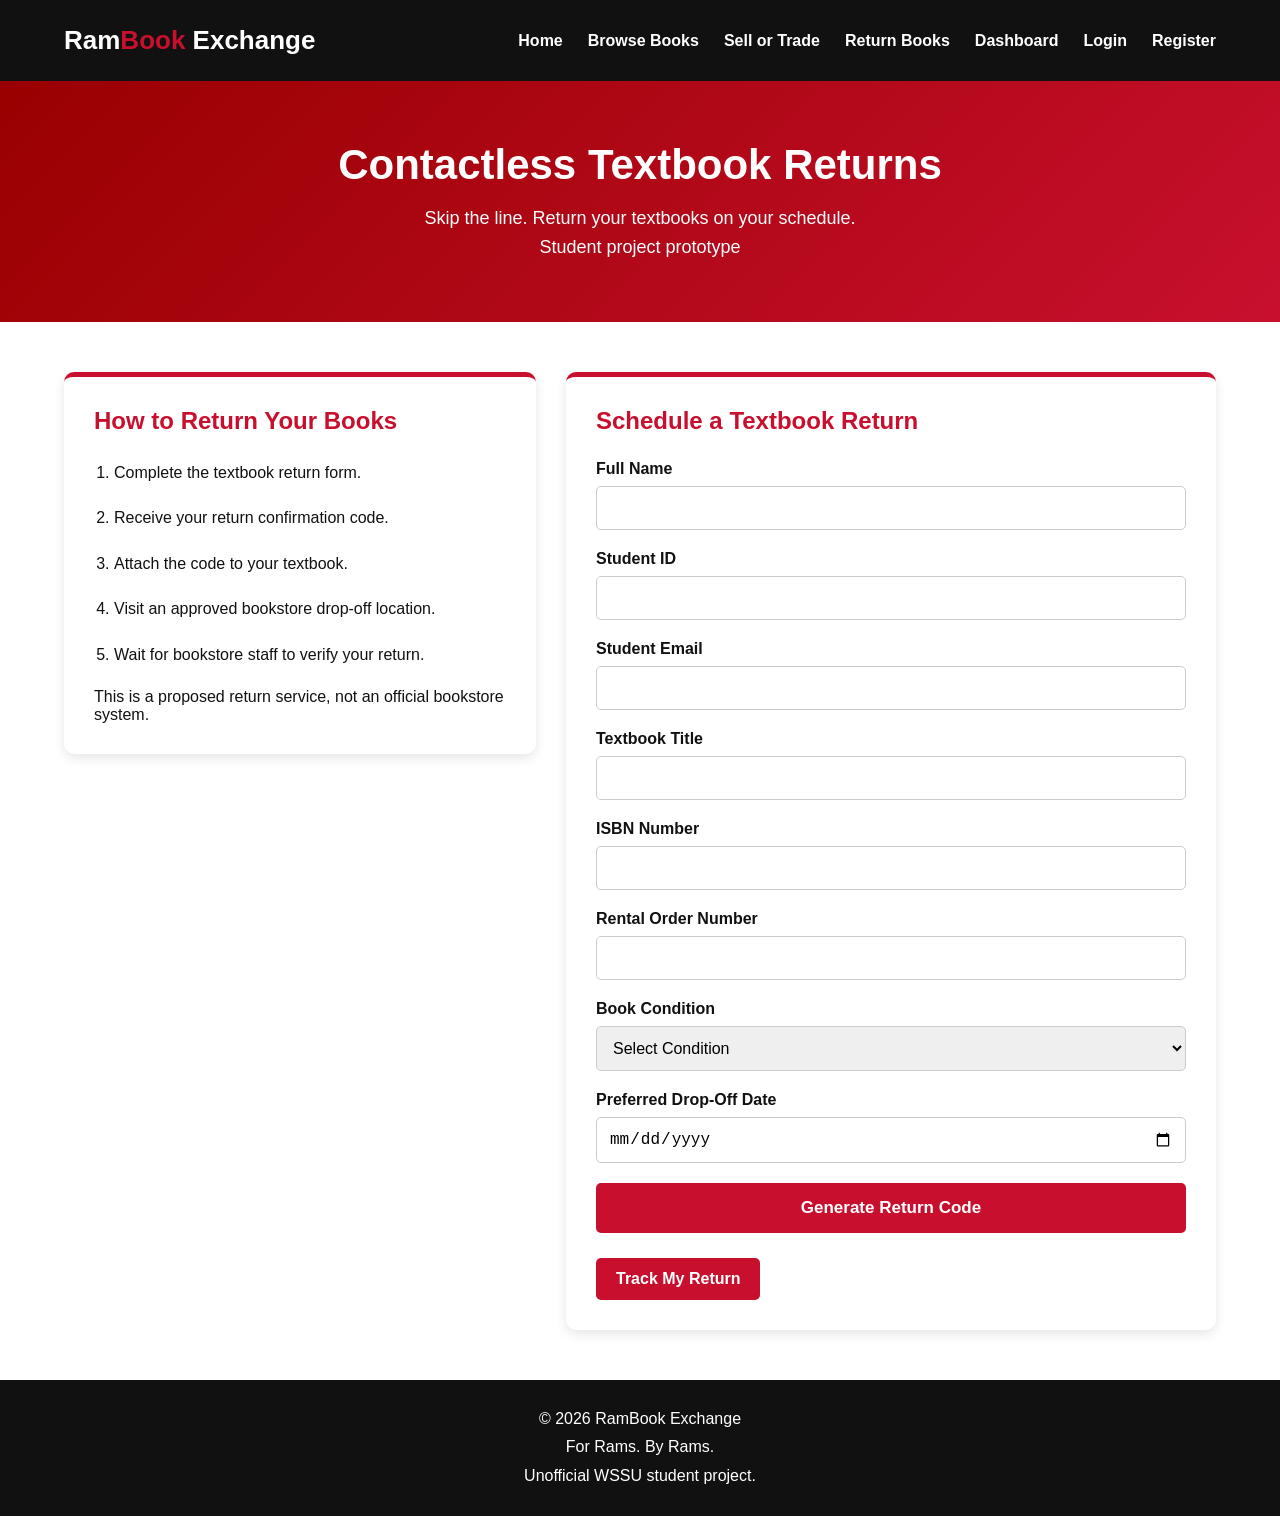
<file: templates/return_books.html>
<!DOCTYPE html>
<html lang="en">
<head>
    <meta charset="UTF-8">
     <meta name="viewport" content="width=device-width, initial-scale=1.0">
    <title>Return TextBooks | RamBook Exchange</title>
     <link rel="stylesheet" href="../static/style.css">
</head>
<body>

<header>
    <div class="logo">Ram<span>Book</span> Exchange</div>

    <nav>
        <a href="index.html">Home</a>
        <a href="marketplace.html">Browse Books</a>
        <a href="add_book.html">Sell or Trade</a>
        <a href="return_books.html">Return Books</a>
        <a href="dashboard.html">Dashboard</a>
        <a href="login.html">Login</a>
        <a href="register.html">Register</a>
    </nav>
</header>

<section class="return-hero">
    <h1>Contactless Textbook Returns</h1>
    <p>Skip the line. Return your textbooks on your schedule.</p>
    <p>Student project prototype</p>
</section>

<section class="return-container">

    <div class="return-instructions">
    <h2>How to Return Your Books</h2>

    <ol>
        <li>Complete the textbook return form.</li>
        <li>Receive your return confirmation code.</li>
        <li>Attach the code to your textbook.</li>
        <li>Visit an approved bookstore drop-off location.</li>
        <li>Wait for bookstore staff to verify your return.</li>
    </ol>

    <p>This is a proposed return service, not an official bookstore system.</p>
    </div>

<div class="return-form">
    <h2>Schedule a Textbook Return</h2>

    <form id="returnForm">
         <label for="studentName">Full Name</label>
            <input type="text" id="studentName" name="studentName" required>

            <label for="studentID">Student ID</label>
            <input type="text" id="studentID" name="studentID" required>

            <label for="email">Student Email</label>
            <input type="email" id="email" name="email" required>

            <label for="bookTitle">Textbook Title</label>
            <input type="text" id="bookTitle" name="bookTitle" required>

            <label for="isbn">ISBN Number</label>
            <input type="text" id="isbn" name="isbn" required>

            <label for="orderNumber">Rental Order Number</label>
            <input type="text" id="orderNumber" name="orderNumber" required>

            <label for="condition">Book Condition</label>
            <select id="condition" name="condition" required>
                <option value="">Select Condition</option>
                <option>Like New</option>
                <option>Good</option>
                <option>Fair</option>
                <option>Damaged</option>
            </select>

            <label for="returnDate">Preferred Drop-Off Date</label>
            <input type="date" id="returnDate" name="returnDate" required>

            <button type="submit" class="return-btn">
                Generate Return Code
            </button>

    </form>

    <a href="return_status.html" class="dashboard-link">
        Track My Return
    </a>

    <div id="confirmation" hidden></div>
</div>
</section>
<footer>
    <p>&copy; 2026 RamBook Exchange</p>
    <p>For Rams. By Rams.</p>
    <p>Unofficial WSSU student project.</p>
</footer>

<script>
    document.getElementById("returnForm").addEventListener("submit", function(event) {
        event.preventDefault();

        const code = "RAM-" + Math.floor(100000 + Math.random() * 900000);

        const confirmation = document.getElementById("confirmation");

        confirmation.hidden = false;
        confirmation.innerHTML = `
            <h2>Demo Return Request Created!</h2>
            <p>Your return confirmation code is:</p>
            <h3>${code}</h3>
            <p>Status: Awaiting Drop-Off</p>
            <p>This is a demonstration. No bookstore request has been submitted.</p>
        `;

        this.reset();
    });
</script>

</body>
</html>
</file>
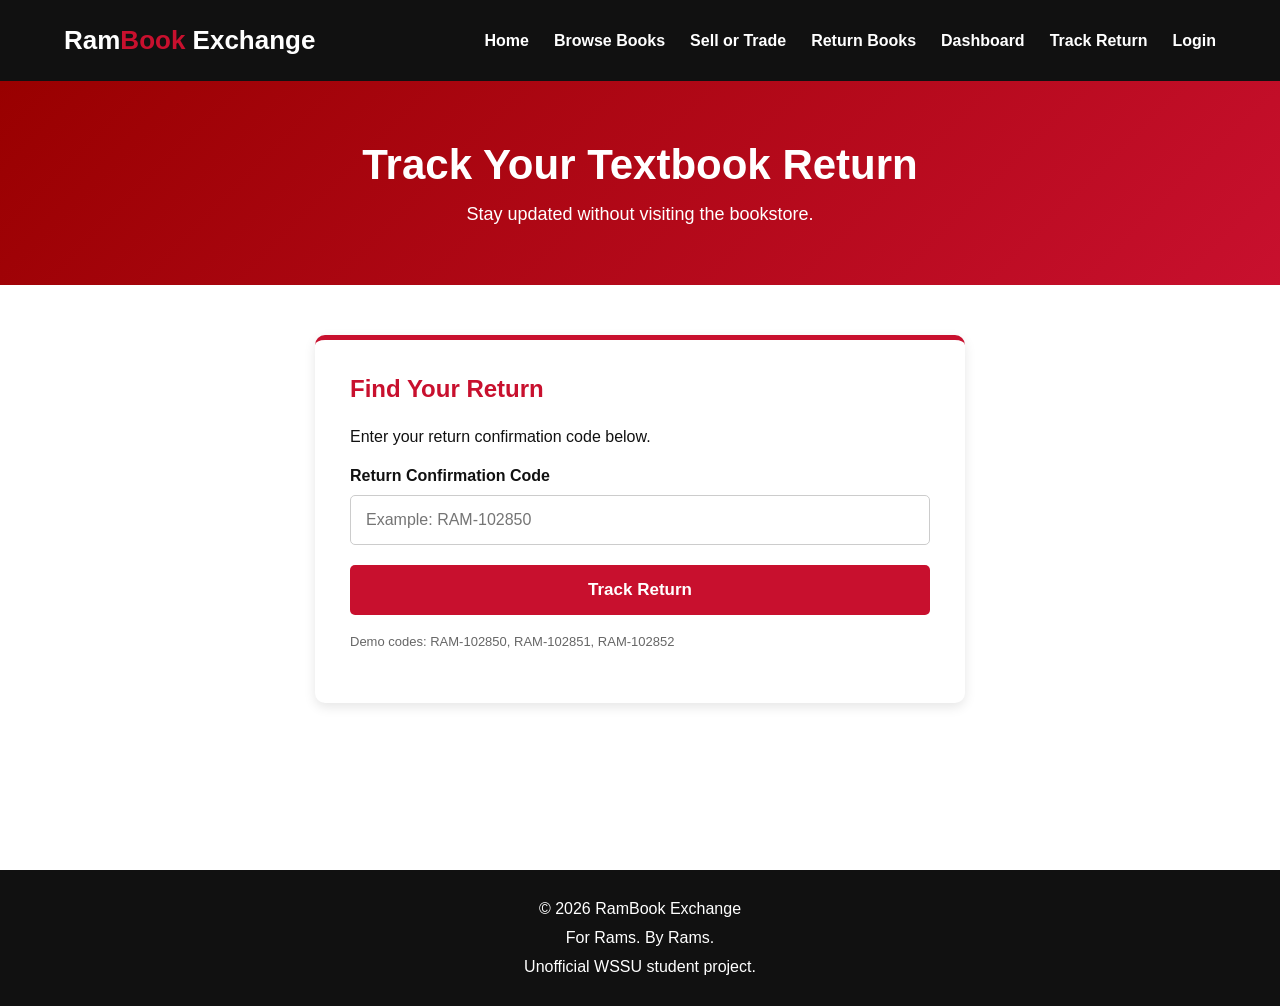
<file: templates/return_status.html>
<!DOCTYPE html>
<html lang="en">
<head>
    <meta charset="UTF-8">
    <meta name="viewport" content="width=device-width, initial-scale=1.0">
    <title>Track Return | RamBook Exchange</title>
    <link rel="stylesheet" href="../static/style.css">
</head>
<body>

<header>
    <div class="logo">Ram<span>Book</span> Exchange</div>

    <nav>
        <a href="index.html">Home</a>
        <a href="marketplace.html">Browse Books</a>
        <a href="add_book.html">Sell or Trade</a>
        <a href="return_books.html">Return Books</a>
        <a href="dashboard.html">Dashboard</a>
        <a href="return_status.html">Track Return</a>
        <a href="login.html">Login</a>
    </nav>
</header>

<section class="tracking-hero">
    <h1>Track Your Textbook Return</h1>
    <p>Stay updated without visiting the bookstore.</p>
</section>

<main class="tracking-container">

    <div class="tracking-card">

        <h2>Find Your Return</h2>

        <p>Enter your return confirmation code below.</p>

        <form id="trackingForm">

            <label for="returnCode">Return Confirmation Code</label>

            <input type="text" id="returnCode"
                   placeholder="Example: RAM-102850" required>

            <button type="submit" class="auth-btn">
                Track Return
            </button>

        </form>

        <p class="demo-note">
            Demo codes: RAM-102850, RAM-102851, RAM-102852
        </p>

        <div id="trackingError" role="status" hidden>
            Return code not found. Please check your confirmation code.
        </div>

        <div id="trackingResult" hidden>

            <h2>Return Information</h2>

            <p><strong>Textbook:</strong> <span id="trackedBook"></span></p>

            <p><strong>Return Code:</strong> <span id="trackedCode"></span></p>

            <p><strong>Status:</strong> <span id="trackedStatus"></span></p>

            <div class="return-timeline">

                <div class="timeline-step">
                    <span class="timeline-circle">1</span>
                    <div>
                        <h3>Return Scheduled</h3>
                        <p>Your return request has been created.</p>
                    </div>
                </div>

                <div class="timeline-step">
                    <span class="timeline-circle">2</span>
                    <div>
                        <h3>Textbook Dropped Off</h3>
                        <p>Your textbook has been received.</p>
                    </div>
                </div>

                <div class="timeline-step">
                    <span class="timeline-circle">3</span>
                    <div>
                        <h3>Bookstore Verification</h3>
                        <p>Bookstore staff are reviewing your return.</p>
                    </div>
                </div>

                <div class="timeline-step">
                    <span class="timeline-circle">4</span>
                    <div>
                        <h3>Return Completed</h3>
                        <p>Your textbook return has been verified.</p>
                    </div>
                </div>

            </div>

        </div>

    </div>

</main>

<footer>
    <p>&copy; 2026 RamBook Exchange</p>
    <p>For Rams. By Rams.</p>
    <p>Unofficial WSSU student project.</p>
</footer>

<script>
    const returns = {
        "RAM-102850": {
            book: "Principles of Microeconomics",
            status: "Awaiting Drop-Off",
            stage: 1
        },
        "RAM-102851": {
            book: "Business Statistics",
            status: "Completed",
            stage: 4
        },
        "RAM-102852": {
            book: "College Physics",
            status: "Under Review",
            stage: 3
        }
    };

    document.getElementById("trackingForm")
        .addEventListener("submit", function(event) {

            event.preventDefault();

            const code = document.getElementById("returnCode")
                .value.trim().toUpperCase();

            const result = document.getElementById("trackingResult");
            const error = document.getElementById("trackingError");

            if (!Object.prototype.hasOwnProperty.call(returns, code)) {
                result.hidden = true;
                error.hidden = false;
                return;
            }

            const record = returns[code];

            error.hidden = true;
            result.hidden = false;

            document.getElementById("trackedBook").textContent =
                record.book;

            document.getElementById("trackedCode").textContent =
                code;

            document.getElementById("trackedStatus").textContent =
                record.status;

            document.querySelectorAll(".timeline-step")
                .forEach(function(step, index) {

                    step.classList.toggle(
                        "timeline-active",
                        index < record.stage
                    );
                });
        });
</script>

</body>
</html>
</file>
<file: static/style.css>
:root {
     --red: #C8102E;
    --dark-red: #990000;
    --black: #111111;
    --white: #FFFFFF;
    --light-gray: #F4F4F4;
}

*{
    margin: 0;
    padding: 0;
    box-sizing: border-box;
}

body {
    font-family: Arial, sans-serif;
    background color: var(--light-gray);
    color: var(--black);
}

header {
    background-color: var(--black);
    color: var(--white);
    display: flex;
    justify-content: space-between;
    align-items: center;
    padding: 25px 5%;
    flex-wrap: wrap;
    gap: 20px;
}

.logo{
    font-size: 26px;
    font-weight: bold;
}

.logo span{
    color: var(--red);
}

nav {
    display: flex;
    flex-wrap: wrap;
    gap: 25px;
}

nav a {
    color: var(--white);
    text-decoration: none;
    font-weight: bold;
}

nav a: hover {
    color: var(--red);
}

.hero {
    background: linear-gradient(135deg, #990000, #C8102E);
    color: var(--white);
    text-align: center;
    padding: 100px 20px;
}

.hero h1 {
    font-size: 60px;
    margin: 20px 0;
}

.hero p {
    font-size: 18px;
    line-height: 1.8;
}

.hero-buttons {
    display: flex;
    justify-content: center;
    flex-wrap: wrap;
    gap: 20px;
    margin-top: 30px;
}

.btn,
.btn-outline {
    padding: 15px 25px;
    border-radius: 5px;
    text-decoration: none;
    font-weight: bold;
    border: 2px solid white;
    transition: 0.3s;
}

.btn {
    background-color: var(--white);
    color: var(--red);
}

.btn-outline {
    color: var(--white);
}

.btn:hover,
.btn-outline:hover {
    background-color: var(--black);
    color: var(--white);
    border-color: var(--black);
}

.how-it-works {
    text-align: center;
    padding: 60px 5%;
}

.how-it-works h2 {
    font-size: 32px;
    margin-bottom: 35px;
}

.cards {
    display: flex;
    justify-content: center;
    flex-wrap: wrap;
    gap: 25px;
}

.card {
    background-color: var(--white);
    padding: 35px 25px;
    border-radius: 10px;
    border-top: 5px solid var(--red);
    width: 260px;
    box-shadow: 0 4px 12px rgba(0, 0, 0, 0.1);
}

.card h3 {
    color: var(--red);
    margin-bottom: 15px;
}

.card p {
    line-height: 1.6;
}

footer {
    background-color: var(--black);
    color: var(--white);
    text-align: center;
    padding: 25px;
    line-height: 1.8;
}

@media (max-width: 768px) {
    header {
        flex-direction: column;
    }

    nav {
        justify-content: center;
        gap: 15px;
    }

    .hero h1 {
        font-size: 40px;
    }

    .hero {
        padding: 60px 20px;
    }

    .card {
        width: 100%;
    }
}

/* Contactless Textbook Return Page */

.return-hero {
    background: linear-gradient(135deg, #990000, #C8102E);
    color: white;
    text-align: center;
    padding: 60px 20px;
}

.return-hero h1 {
    font-size: 42px;
    margin-bottom: 15px;
}

.return-hero p {
    font-size: 18px;
    line-height: 1.6;
}

.return-container {
    display: flex;
    justify-content: center;
    align-items: flex-start;
    gap: 30px;
    padding: 50px 5%;
    flex-wrap: wrap;
}

.return-instructions,
.return-form {
    background-color: white;
    padding: 30px;
    border-radius: 10px;
    border-top: 5px solid #C8102E;
    box-shadow: 0 4px 12px rgba(0, 0, 0, 0.1);
}

.return-instructions {
    flex: 1;
    min-width: 280px;
}

.return-form {
    flex: 2;
    min-width: 280px;
    max-width: 650px;
}

.return-instructions h2,
.return-form h2 {
    color: #C8102E;
    margin-bottom: 25px;
}

.return-instructions ol {
    padding-left: 20px;
}

.return-instructions li {
    margin-bottom: 20px;
    line-height: 1.6;
}

.return-form label {
    display: block;
    font-weight: bold;
    margin-bottom: 8px;
}

.return-form input,
.return-form select {
    width: 100%;
    padding: 12px;
    border: 1px solid #ccc;
    border-radius: 5px;
    margin-bottom: 20px;
    font-size: 16px;
}

.return-form input:focus,
.return-form select:focus {
    outline: 2px solid #C8102E;
}

.return-btn {
    width: 100%;
    padding: 15px;
    background-color: #C8102E;
    color: white;
    border: none;
    border-radius: 5px;
    font-size: 17px;
    font-weight: bold;
    cursor: pointer;
}

.return-btn:hover {
    background-color: #990000;
}

#confirmation {
    background-color: #F4F4F4;
    border: 2px solid #C8102E;
    padding: 25px;
    margin-top: 25px;
    border-radius: 8px;
    text-align: center;
    line-height: 1.8;
}

#confirmation h3 {
    color: #C8102E;
    font-size: 32px;
}

@media (max-width: 768px) {
    .return-container {
        flex-direction: column;
    }

    .return-instructions,
    .return-form {
        width: 100%;
        min-width: 0;
    }

    .return-hero h1 {
        font-size: 30px;
    }
}

/* Textbook Marketplace Page */

.marketplace-hero {
    background: linear-gradient(135deg, #990000, #C8102E);
    color: white;
    text-align: center;
    padding: 60px 20px;
}

.marketplace-hero h1 {
    font-size: 42px;
    margin-bottom: 15px;
}

.marketplace-hero p {
    font-size: 18px;
}

.search-container {
    display: flex;
    justify-content: center;
    flex-wrap: wrap;
    gap: 15px;
    margin-top: 30px;
}

.search-container input {
    width: 450px;
    max-width: 100%;
    padding: 15px;
    border: none;
    border-radius: 5px;
    font-size: 16px;
}

.search-container select {
    padding: 15px;
    border: none;
    border-radius: 5px;
    font-size: 16px;
    background-color: white;
}

.marketplace-section {
    padding: 50px 5%;
}

.marketplace-section h2 {
    font-size: 30px;
    margin-bottom: 15px;
}

.marketplace-note {
    color: #666;
    margin-bottom: 25px;
}

.book-grid {
    display: grid;
    grid-template-columns: repeat(auto-fit, minmax(240px, 1fr));
    gap: 25px;
}

.book-card {
    background-color: white;
    padding: 20px;
    border-radius: 10px;
    border-top: 5px solid #C8102E;
    box-shadow: 0 4px 12px rgba(0, 0, 0, 0.1);
    transition: 0.3s;
}

.book-card:hover {
    transform: translateY(-5px);
}

.book-cover {
    background: linear-gradient(135deg, #111111, #444444);
    color: white;
    height: 220px;
    display: flex;
    align-items: center;
    justify-content: center;
    text-align: center;
    padding: 20px;
    border-radius: 5px;
    font-size: 24px;
    font-weight: bold;
    margin-bottom: 20px;
}

.book-card h3 {
    margin-bottom: 12px;
}

.book-card p {
    margin-bottom: 10px;
    line-height: 1.5;
}

.book-price {
    color: #C8102E;
    font-size: 26px;
    font-weight: bold;
}

.book-btn {
    background-color: #C8102E;
    color: white;
    border: none;
    padding: 12px;
    width: 100%;
    border-radius: 5px;
    cursor: pointer;
    font-weight: bold;
    font-size: 16px;
}

.book-btn:hover {
    background-color: #990000;
}

#noResults {
    text-align: center;
    padding: 40px;
    font-size: 18px;
}

@media (max-width: 768px) {
    .marketplace-hero h1 {
        font-size: 30px;
    }

    .search-container input,
    .search-container select {
        width: 100%;
    }
}

/* Sell or Trade Textbook Page */

.listing-hero {
    background: linear-gradient(135deg, #990000, #C8102E);
    color: white;
    text-align: center;
    padding: 60px 20px;
}

.listing-hero h1 {
    font-size: 42px;
    margin-bottom: 15px;
}

.listing-hero p {
    font-size: 18px;
    line-height: 1.8;
}

.listing-container {
    display: flex;
    justify-content: center;
    align-items: flex-start;
    gap: 30px;
    padding: 50px 5%;
    flex-wrap: wrap;
}

.listing-tips,
.listing-form {
    background-color: white;
    padding: 30px;
    border-radius: 10px;
    border-top: 5px solid #C8102E;
    box-shadow: 0 4px 12px rgba(0, 0, 0, 0.1);
}

.listing-tips {
    flex: 1;
    min-width: 280px;
}

.listing-form {
    flex: 2;
    min-width: 280px;
    max-width: 650px;
}

.listing-tips h2,
.listing-form h2 {
    color: #C8102E;
    margin-bottom: 25px;
}

.listing-tips ul {
    padding-left: 20px;
}

.listing-tips li {
    margin-bottom: 20px;
    line-height: 1.6;
}

.listing-form label {
    display: block;
    font-weight: bold;
    margin-bottom: 8px;
}

.listing-form input,
.listing-form select,
.listing-form textarea {
    width: 100%;
    padding: 12px;
    border: 1px solid #ccc;
    border-radius: 5px;
    margin-bottom: 20px;
    font-size: 16px;
    font-family: Arial, sans-serif;
}

.listing-form textarea {
    resize: vertical;
}

.listing-form input:focus,
.listing-form select:focus,
.listing-form textarea:focus {
    outline: 2px solid #C8102E;
}

.listing-btn {
    width: 100%;
    padding: 15px;
    background-color: #C8102E;
    color: white;
    border: none;
    border-radius: 5px;
    font-size: 17px;
    font-weight: bold;
    cursor: pointer;
}

.listing-btn:hover {
    background-color: #990000;
}

#imagePreview {
    width: 100%;
    max-width: 250px;
    max-height: 300px;
    object-fit: contain;
    border-radius: 8px;
    margin-bottom: 20px;
}

#listingConfirmation {
    background-color: #F4F4F4;
    border: 2px solid #C8102E;
    border-radius: 8px;
    padding: 25px;
    margin-top: 25px;
    text-align: center;
    line-height: 1.8;
}

#listingConfirmation h3,
#listingConfirmation a {
    color: #C8102E;
}

@media (max-width: 768px) {
    .listing-container {
        flex-direction: column;
    }

    .listing-tips,
    .listing-form {
        width: 100%;
        min-width: 0;
    }

    .listing-hero h1 {
        font-size: 30px;
    }
}

/* Login and Registration Pages */

.auth-section {
    min-height: 80vh;
    display: flex;
    justify-content: center;
    align-items: center;
    background: linear-gradient(135deg, #990000, #C8102E);
    padding: 60px 20px;
}

.auth-card {
    background-color: white;
    width: 100%;
    max-width: 500px;
    padding: 40px;
    border-radius: 12px;
    border-top: 6px solid #111111;
    box-shadow: 0 6px 20px rgba(0, 0, 0, 0.2);
}

.auth-card h1 {
    color: #C8102E;
    text-align: center;
    font-size: 32px;
    margin-bottom: 15px;
}

.auth-subtitle {
    color: #666;
    text-align: center;
    line-height: 1.6;
    margin-bottom: 30px;
}

.auth-card label {
    display: block;
    font-weight: bold;
    margin-bottom: 8px;
}

.auth-card input:not([type="checkbox"]) {
    width: 100%;
    padding: 12px;
    border: 1px solid #ccc;
    border-radius: 5px;
    font-size: 16px;
    margin-bottom: 20px;
}

.auth-card input:focus {
    outline: 2px solid #C8102E;
}

.show-password {
    display: flex;
    align-items: center;
    gap: 10px;
    margin-bottom: 20px;
}

.show-password label {
    margin: 0;
    font-size: 14px;
    font-weight: normal;
}

.show-password input {
    accent-color: #C8102E;
}

.auth-btn {
    width: 100%;
    padding: 15px;
    background-color: #C8102E;
    color: white;
    border: none;
    border-radius: 5px;
    font-size: 17px;
    font-weight: bold;
    cursor: pointer;
    transition: 0.3s;
}

.auth-btn:hover {
    background-color: #990000;
}

.auth-link {
    text-align: center;
    margin-top: 25px;
    font-size: 15px;
}

.auth-link a {
    color: #C8102E;
    font-weight: bold;
    text-decoration: none;
}

.auth-link a:hover {
    text-decoration: underline;
}

.auth-message {
    text-align: center;
    margin-top: 20px;
    padding: 15px;
    background-color: #F4F4F4;
    border-radius: 5px;
    line-height: 1.6;
}

@media (max-width: 768px) {
    .auth-card {
        padding: 25px;
    }

    .auth-card h1 {
        font-size: 26px;
    }
}

/* Student Dashboard Page */

.dashboard-hero {
    background: linear-gradient(135deg, #990000, #C8102E);
    color: white;
    text-align: center;
    padding: 60px 20px;
}

.dashboard-hero h1 {
    font-size: 42px;
    margin-bottom: 15px;
}

.dashboard-hero p {
    font-size: 18px;
    line-height: 1.6;
}

.dashboard-container {
    max-width: 1400px;
    margin: auto;
    padding: 40px 5%;
}

.dashboard-note {
    color: #666;
    margin-bottom: 20px;
}

.dashboard-stats {
    display: grid;
    grid-template-columns: repeat(auto-fit, minmax(200px, 1fr));
    gap: 20px;
    margin-bottom: 30px;
}

.stat-card {
    background-color: white;
    padding: 30px 20px;
    border-radius: 10px;
    border-top: 5px solid #C8102E;
    text-align: center;
    box-shadow: 0 4px 12px rgba(0, 0, 0, 0.1);
}

.stat-card h3 {
    font-size: 17px;
    margin-bottom: 15px;
}

.stat-card h2 {
    color: #C8102E;
    font-size: 40px;
}

.dashboard-panel {
    background-color: white;
    padding: 30px;
    margin-bottom: 30px;
    border-radius: 10px;
    border-top: 5px solid #C8102E;
    box-shadow: 0 4px 12px rgba(0, 0, 0, 0.1);
}

.dashboard-panel h2 {
    color: #C8102E;
    margin-bottom: 25px;
}

.dashboard-actions {
    display: flex;
    flex-wrap: wrap;
    gap: 15px;
}

.dashboard-actions a,
.dashboard-link {
    display: inline-block;
    background-color: #C8102E;
    color: white;
    padding: 12px 20px;
    border-radius: 5px;
    text-decoration: none;
    font-weight: bold;
    transition: 0.3s;
}

.dashboard-actions a:hover,
.dashboard-link:hover {
    background-color: #990000;
}

.dashboard-link {
    margin-top: 25px;
}

.table-container {
    overflow-x: auto;
}

.dashboard-table {
    width: 100%;
    border-collapse: collapse;
    min-width: 550px;
}

.dashboard-table th {
    background-color: #111111;
    color: white;
    padding: 15px;
    text-align: left;
}

.dashboard-table td {
    padding: 15px;
    border-bottom: 1px solid #ddd;
}

.dashboard-table tr:hover {
    background-color: #F4F4F4;
}

.status-active,
.status-pending {
    display: inline-block;
    padding: 7px 12px;
    border-radius: 20px;
    font-size: 13px;
    font-weight: bold;
}

.status-active {
    background-color: #D4EDDA;
    color: #155724;
}

.status-pending {
    background-color: #FFF3CD;
    color: #856404;
}

.delete-btn {
    background-color: #C8102E;
    color: white;
    border: none;
    padding: 8px 15px;
    border-radius: 5px;
    cursor: pointer;
}

.delete-btn:hover {
    background-color: #990000;
}

@media (max-width: 768px) {
    .dashboard-hero h1 {
        font-size: 30px;
    }

    .dashboard-panel {
        padding: 20px;
    }

    .dashboard-actions a {
        width: 100%;
        text-align: center;
    }
}

/* Individual Textbook Details Page */

.details-hero {
    background: linear-gradient(135deg, #990000, #C8102E);
    color: white;
    text-align: center;
    padding: 60px 20px;
}

.details-hero h1 {
    font-size: 42px;
    margin-bottom: 15px;
}

.details-hero p {
    font-size: 18px;
}

.details-container {
    max-width: 1200px;
    margin: auto;
    padding: 40px 5%;
}

.back-link {
    display: inline-block;
    color: #C8102E;
    font-weight: bold;
    text-decoration: none;
    margin-bottom: 25px;
}

.back-link:hover {
    text-decoration: underline;
}

.details-card {
    display: flex;
    align-items: flex-start;
    flex-wrap: wrap;
    gap: 40px;
    background-color: white;
    padding: 35px;
    border-radius: 10px;
    border-top: 5px solid #C8102E;
    box-shadow: 0 4px 12px rgba(0, 0, 0, 0.1);
}

.details-image {
    flex: 1;
    min-width: 240px;
    min-height: 380px;
    background: linear-gradient(135deg, #111111, #444444);
    color: white;
    display: flex;
    align-items: center;
    justify-content: center;
    text-align: center;
    font-size: 32px;
    font-weight: bold;
    padding: 25px;
    border-radius: 8px;
}

.details-info {
    flex: 2;
    min-width: 280px;
}

.details-info h1 {
    font-size: 36px;
    margin: 20px 0 10px;
}

.details-price {
    color: #C8102E;
    font-size: 36px;
    font-weight: bold;
}

.details-info hr {
    border: none;
    border-top: 1px solid #ddd;
    margin: 25px 0;
}

.details-info p {
    line-height: 1.8;
    margin-bottom: 12px;
}

.details-info h2 {
    color: #C8102E;
    margin: 25px 0 15px;
}

.details-buttons {
    display: flex;
    flex-wrap: wrap;
    gap: 15px;
    margin-top: 25px;
}

.purchase-btn,
.trade-btn {
    flex: 1;
    padding: 15px;
    border-radius: 5px;
    font-size: 16px;
    font-weight: bold;
    cursor: pointer;
}

.purchase-btn {
    background-color: #C8102E;
    color: white;
    border: 2px solid #C8102E;
}

.trade-btn {
    background-color: white;
    color: #C8102E;
    border: 2px solid #C8102E;
}

.purchase-btn:hover,
.trade-btn:hover {
    background-color: #990000;
    color: white;
    border-color: #990000;
}

#requestConfirmation {
    background-color: #F4F4F4;
    border: 2px solid #C8102E;
    border-radius: 5px;
    padding: 20px;
    margin-top: 25px;
    line-height: 1.6;
}

.exchange-safety {
    background-color: white;
    border-left: 5px solid #C8102E;
    border-radius: 8px;
    padding: 25px;
    margin-top: 30px;
}

.exchange-safety h2 {
    color: #C8102E;
    margin-bottom: 15px;
}

.exchange-safety p {
    line-height: 1.8;
}

@media (max-width: 768px) {
    .details-card {
        flex-direction: column;
        padding: 20px;
    }

    .details-image,
    .details-info {
        width: 100%;
        min-width: 0;
    }

    .details-hero h1,
    .details-info h1 {
        font-size: 30px;
    }

    .details-buttons {
        flex-direction: column;
    }
}

/* Return Tracking Page */

.tracking-hero {
    background: linear-gradient(135deg, #990000, #C8102E);
    color: white;
    text-align: center;
    padding: 60px 20px;
}

.tracking-hero h1 {
    font-size: 42px;
    margin-bottom: 15px;
}

.tracking-hero p {
    font-size: 18px;
}

.tracking-container {
    min-height: 65vh;
    padding: 50px 20px;
    display: flex;
    justify-content: center;
    align-items: flex-start;
}

.tracking-card {
    background-color: white;
    width: 100%;
    max-width: 650px;
    padding: 35px;
    border-radius: 10px;
    border-top: 5px solid #C8102E;
    box-shadow: 0 4px 12px rgba(0, 0, 0, 0.1);
}

.tracking-card h2 {
    color: #C8102E;
    margin-bottom: 20px;
}

.tracking-card p {
    line-height: 1.8;
    margin-bottom: 15px;
}

.tracking-card label {
    display: block;
    font-weight: bold;
    margin-bottom: 10px;
}

.tracking-card input {
    width: 100%;
    padding: 15px;
    border: 1px solid #ccc;
    border-radius: 5px;
    font-size: 16px;
    margin-bottom: 20px;
}

.demo-note {
    font-size: 13px;
    color: #666;
    margin-top: 15px;
}

#trackingResult {
    border-top: 1px solid #ddd;
    margin-top: 25px;
    padding-top: 25px;
}

#trackedStatus {
    color: #C8102E;
    font-weight: bold;
}

#trackingError {
    background-color: #F8D7DA;
    color: #842029;
    border-radius: 5px;
    padding: 15px;
    margin-top: 20px;
}

.return-timeline {
    margin-top: 30px;
}

.timeline-step {
    display: flex;
    align-items: flex-start;
    gap: 20px;
    padding-bottom: 25px;
    color: #888;
}

.timeline-circle {
    background-color: #ddd;
    color: #666;
    min-width: 40px;
    height: 40px;
    border-radius: 50%;
    display: flex;
    justify-content: center;
    align-items: center;
    font-weight: bold;
}

.timeline-active {
    color: #111111;
}

.timeline-active .timeline-circle {
    background-color: #C8102E;
    color: white;
}

.timeline-step h3 {
    margin-bottom: 5px;
}

.timeline-step p {
    font-size: 14px;
}


/* Bookstore Administration Page */

.admin-search {
    margin-bottom: 25px;
}

.admin-search input {
    width: 100%;
    max-width: 600px;
    padding: 14px;
    font-size: 16px;
    border: 1px solid #ccc;
    border-radius: 5px;
}

.return-status-select {
    padding: 10px;
    border: 1px solid #ccc;
    border-radius: 5px;
    background-color: white;
    font-size: 14px;
}

.update-btn {
    padding: 10px 18px;
    background-color: #C8102E;
    color: white;
    border: none;
    border-radius: 5px;
    font-weight: bold;
    cursor: pointer;
}

.update-btn:hover {
    background-color: #990000;
}

#adminMessage {
    margin-top: 25px;
    background-color: #D4EDDA;
    color: #155724;
    padding: 15px;
    border-radius: 5px;
    line-height: 1.6;
}

.admin-procedures {
    padding-left: 25px;
}

.admin-procedures li {
    margin-bottom: 15px;
    line-height: 1.6;
}

@media (max-width: 768px) {
    .tracking-hero h1 {
        font-size: 30px;
    }

    .tracking-card {
        padding: 25px;
    }
}
</file>
